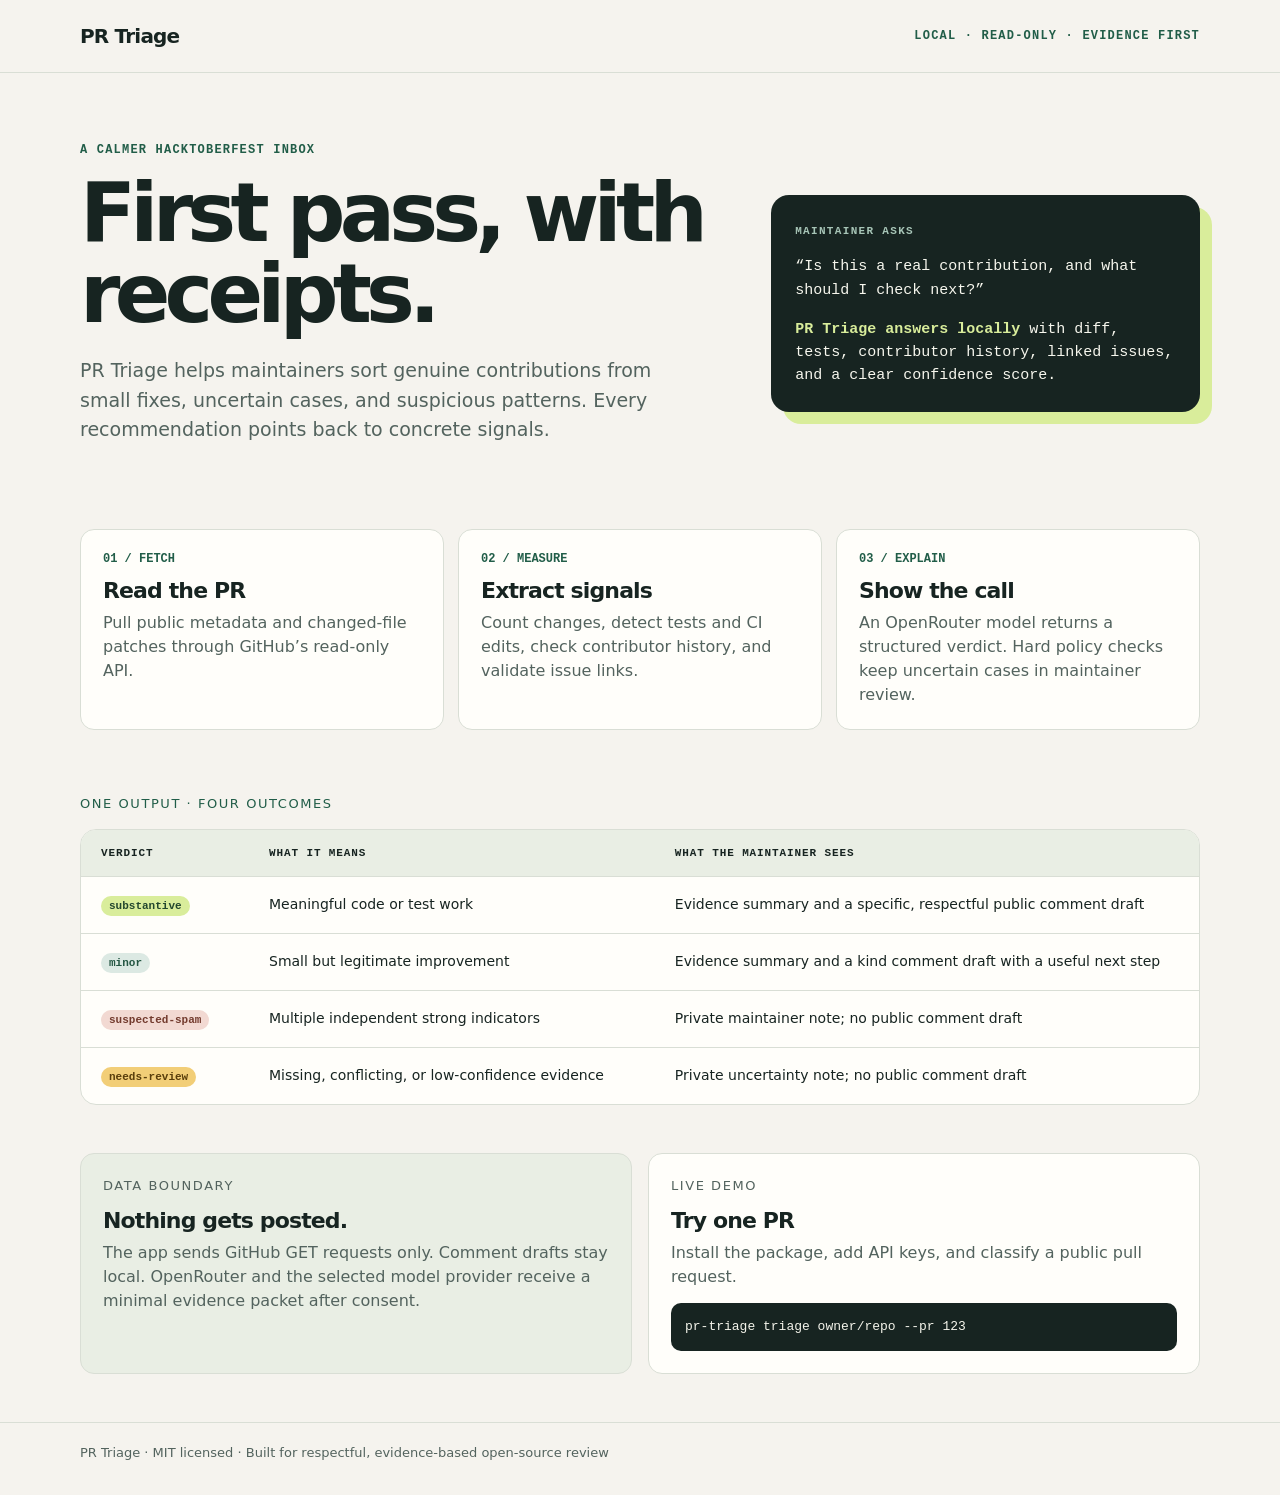
<file: website/index.html>
<!doctype html>
<html lang="en">
<head>
  <meta charset="utf-8">
  <meta name="viewport" content="width=device-width, initial-scale=1">
  <meta name="theme-color" content="#f5f3ee">
  <title>PR Triage — First pass, with receipts</title>
  <style>
    :root {
      color-scheme: light;
      --ink: #172421;
      --muted: #53635e;
      --paper: #f5f3ee;
      --card: #fffefa;
      --line: #d9ded5;
      --green: #215d48;
      --lime: #d9ed9b;
      --amber: #f2ce77;
      --red: #d77963;
      --blue: #8ab3a2;
      font-family: Inter, ui-sans-serif, system-ui, -apple-system, BlinkMacSystemFont, "Segoe UI", sans-serif;
    }
    * { box-sizing: border-box; }
    body { margin: 0; background: var(--paper); color: var(--ink); }
    a { color: inherit; }
    .wrap { width: min(1120px, calc(100% - 40px)); margin: 0 auto; }
    header { padding: 24px 0; border-bottom: 1px solid var(--line); }
    .nav { display: flex; justify-content: space-between; align-items: center; gap: 20px; }
    .brand { font-weight: 800; letter-spacing: -.04em; font-size: 20px; }
    .tag { color: var(--green); font: 700 12px/1.2 ui-monospace, SFMono-Regular, Menlo, monospace; text-transform: uppercase; letter-spacing: .1em; }
    main { padding: 70px 0 48px; }
    .hero { display: grid; grid-template-columns: 1.2fr .8fr; gap: 48px; align-items: center; }
    h1 { max-width: 680px; font-size: clamp(44px, 7vw, 82px); line-height: .98; letter-spacing: -.07em; margin: 16px 0 22px; }
    .lead { max-width: 620px; color: var(--muted); font-size: 19px; line-height: 1.55; }
    .prompt { background: var(--ink); color: #f7f7ee; padding: 24px; border-radius: 18px; box-shadow: 12px 12px 0 var(--lime); }
    .prompt small { color: #a7c5b7; font: 700 11px/1.4 ui-monospace, monospace; text-transform: uppercase; letter-spacing: .12em; }
    .prompt p { font: 15px/1.55 ui-monospace, SFMono-Regular, Menlo, monospace; margin: 16px 0 0; }
    .prompt strong { color: var(--lime); }
    .section-title { margin: 0 0 18px; font-size: 13px; text-transform: uppercase; letter-spacing: .12em; color: var(--green); }
    .steps { display: grid; grid-template-columns: repeat(3, 1fr); gap: 14px; margin: 66px 0; }
    .step, .verdict, .privacy { background: var(--card); border: 1px solid var(--line); border-radius: 14px; padding: 22px; }
    .number { color: var(--green); font: 700 12px ui-monospace, monospace; }
    h2 { font-size: 22px; letter-spacing: -.04em; margin: 12px 0 8px; }
    .step p, .verdict p, .privacy p { color: var(--muted); line-height: 1.5; margin: 0; }
    .results { border: 1px solid var(--line); background: var(--card); border-radius: 16px; overflow: hidden; }
    .result-head, .result-row { display: grid; grid-template-columns: 150px 1fr 1.3fr; gap: 18px; padding: 17px 20px; align-items: start; }
    .result-head { background: #e9eee4; font: 700 11px ui-monospace, monospace; text-transform: uppercase; letter-spacing: .08em; }
    .result-row { border-top: 1px solid var(--line); font-size: 14px; line-height: 1.45; }
    .pill { display: inline-block; padding: 4px 8px; border-radius: 999px; font: 700 11px ui-monospace, monospace; }
    .substantive { background: var(--lime); color: #23472e; }
    .minor { background: #dce9e3; color: #245743; }
    .review { background: var(--amber); color: #593e0b; }
    .spam { background: #f2d9d2; color: #733b2e; }
    .bottom { display: grid; grid-template-columns: 1fr 1fr; gap: 16px; margin-top: 48px; }
    .privacy { background: #e9eee4; }
    pre { overflow-x: auto; margin: 14px 0 0; padding: 14px; border-radius: 10px; background: var(--ink); color: #f4f4eb; font: 13px/1.55 ui-monospace, monospace; }
    footer { border-top: 1px solid var(--line); color: var(--muted); padding: 22px 0 34px; font-size: 13px; }
    @media (max-width: 760px) {
      main { padding-top: 46px; }
      .hero, .bottom { grid-template-columns: 1fr; }
      .steps { grid-template-columns: 1fr; margin: 48px 0; }
      .result-head, .result-row { grid-template-columns: 105px 1fr; }
      .result-head span:last-child, .result-row span:last-child { grid-column: 1 / -1; }
    }
  </style>
</head>
<body>
  <header>
    <div class="wrap nav"><div class="brand">PR Triage</div><div class="tag">Local · Read-only · Evidence first</div></div>
  </header>
  <main class="wrap">
    <section class="hero" aria-labelledby="title">
      <div>
        <div class="tag">A calmer Hacktoberfest inbox</div>
        <h1 id="title">First pass, with receipts.</h1>
        <p class="lead">PR Triage helps maintainers sort genuine contributions from small fixes, uncertain cases, and suspicious patterns. Every recommendation points back to concrete signals.</p>
      </div>
      <aside class="prompt" aria-label="Example maintainer question">
        <small>Maintainer asks</small>
        <p>“Is this a real contribution, and what should I check next?”</p>
        <p><strong>PR Triage answers locally</strong> with diff, tests, contributor history, linked issues, and a clear confidence score.</p>
      </aside>
    </section>

    <section class="steps" aria-label="How it works">
      <article class="step"><div class="number">01 / FETCH</div><h2>Read the PR</h2><p>Pull public metadata and changed-file patches through GitHub’s read-only API.</p></article>
      <article class="step"><div class="number">02 / MEASURE</div><h2>Extract signals</h2><p>Count changes, detect tests and CI edits, check contributor history, and validate issue links.</p></article>
      <article class="step"><div class="number">03 / EXPLAIN</div><h2>Show the call</h2><p>An OpenRouter model returns a structured verdict. Hard policy checks keep uncertain cases in maintainer review.</p></article>
    </section>

    <section aria-labelledby="sample-title">
      <p class="section-title" id="sample-title">One output · four outcomes</p>
      <div class="results" role="table" aria-label="Example triage outcomes">
        <div class="result-head" role="row"><span role="columnheader">Verdict</span><span role="columnheader">What it means</span><span role="columnheader">What the maintainer sees</span></div>
        <div class="result-row" role="row"><span role="cell"><b class="pill substantive">substantive</b></span><span role="cell">Meaningful code or test work</span><span role="cell">Evidence summary and a specific, respectful public comment draft</span></div>
        <div class="result-row" role="row"><span role="cell"><b class="pill minor">minor</b></span><span role="cell">Small but legitimate improvement</span><span role="cell">Evidence summary and a kind comment draft with a useful next step</span></div>
        <div class="result-row" role="row"><span role="cell"><b class="pill spam">suspected-spam</b></span><span role="cell">Multiple independent strong indicators</span><span role="cell">Private maintainer note; no public comment draft</span></div>
        <div class="result-row" role="row"><span role="cell"><b class="pill review">needs-review</b></span><span role="cell">Missing, conflicting, or low-confidence evidence</span><span role="cell">Private uncertainty note; no public comment draft</span></div>
      </div>
    </section>

    <section class="bottom" aria-label="Privacy and demo commands">
      <article class="privacy"><p class="section-title">Data boundary</p><h2>Nothing gets posted.</h2><p>The app sends GitHub GET requests only. Comment drafts stay local. OpenRouter and the selected model provider receive a minimal evidence packet after consent.</p></article>
      <article class="step"><p class="section-title">Live demo</p><h2>Try one PR</h2><p>Install the package, add API keys, and classify a public pull request.</p><pre>pr-triage triage owner/repo --pr 123</pre></article>
    </section>
  </main>
  <footer><div class="wrap">PR Triage · MIT licensed · Built for respectful, evidence-based open-source review</div></footer>
</body>
</html>
</file>
